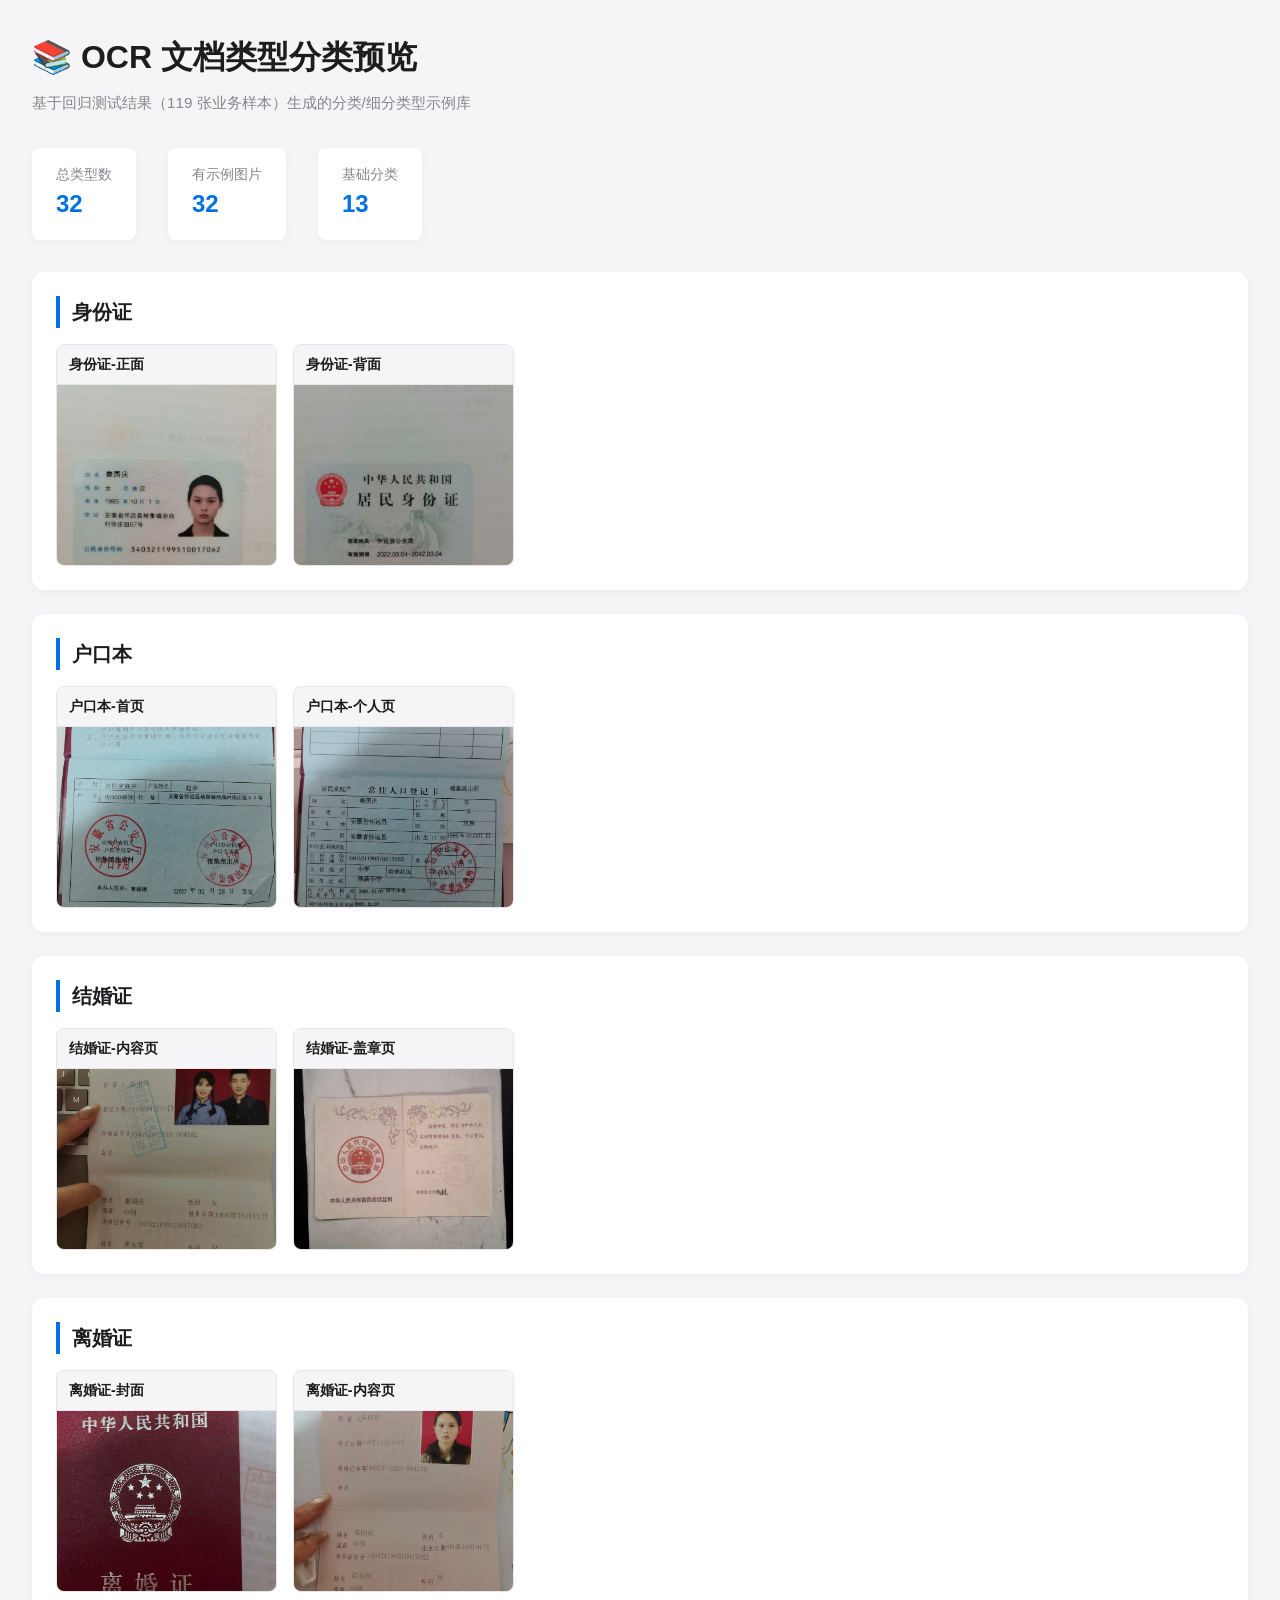
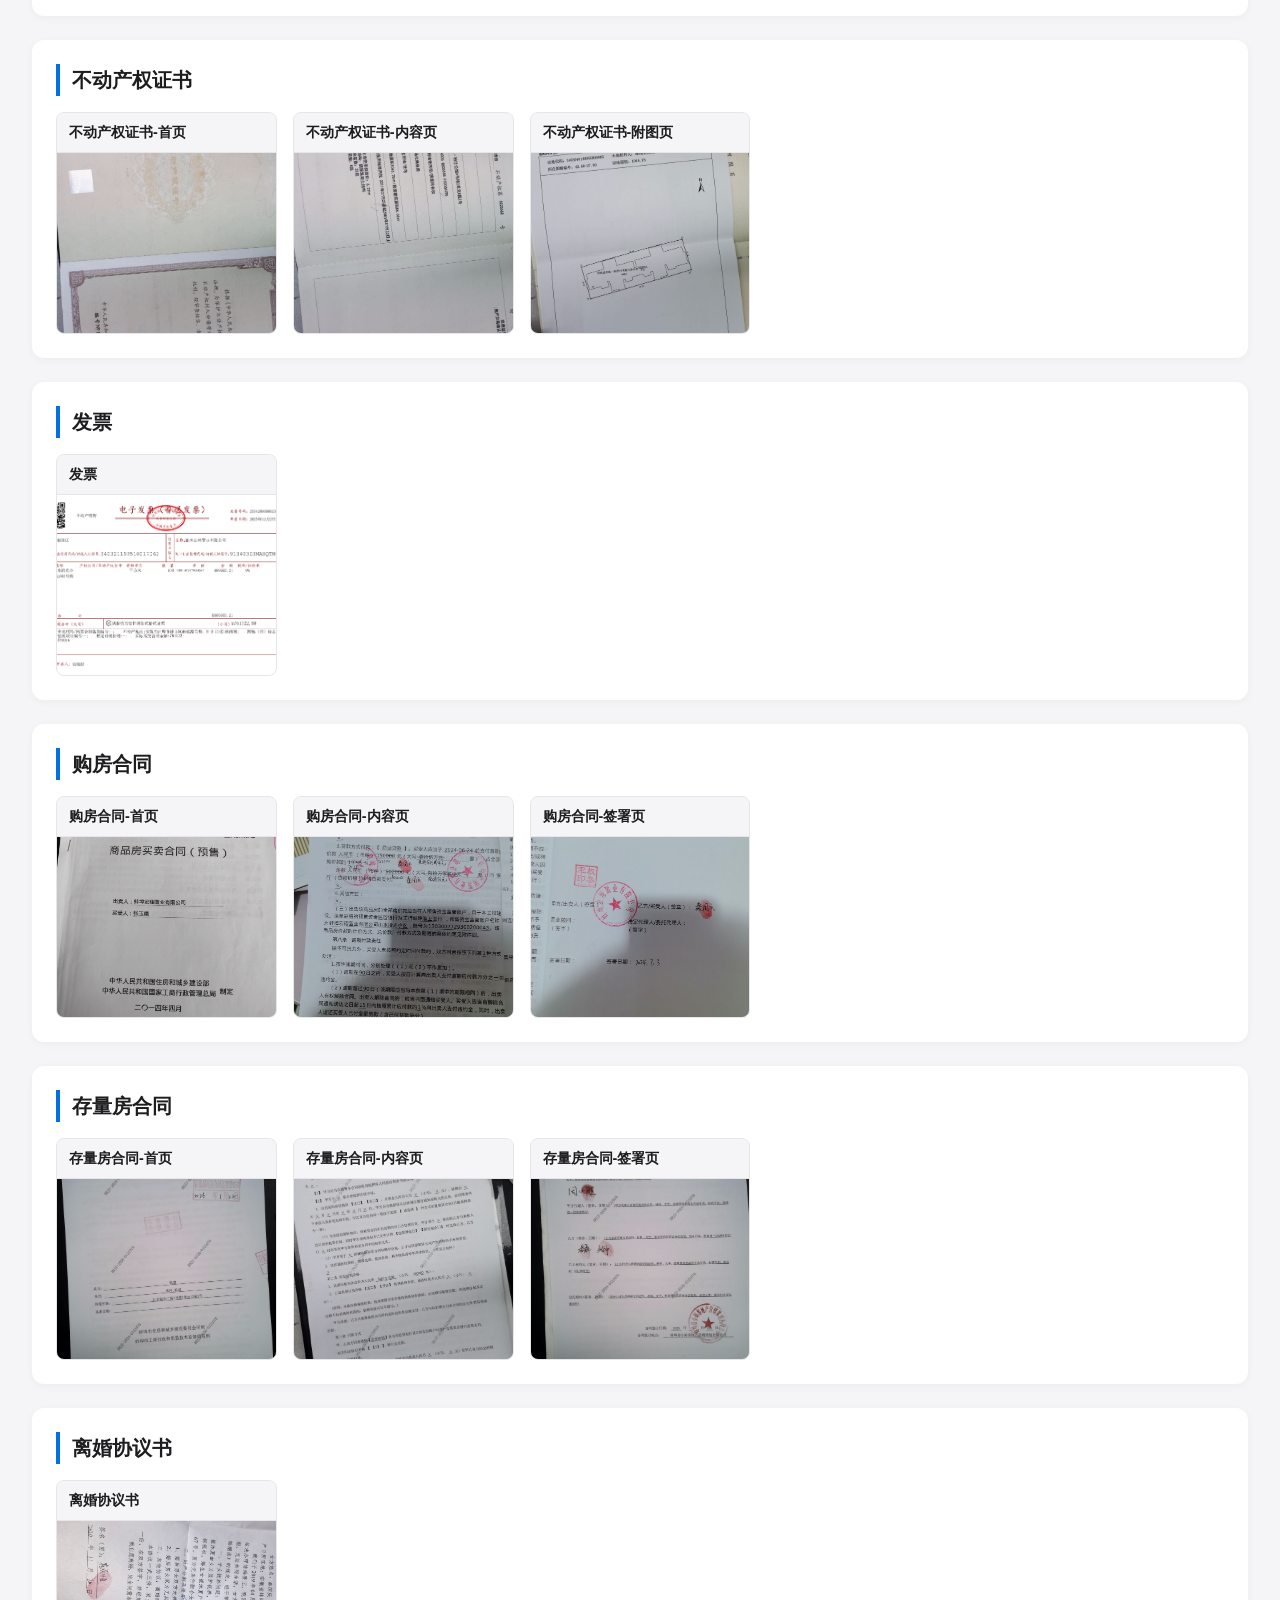
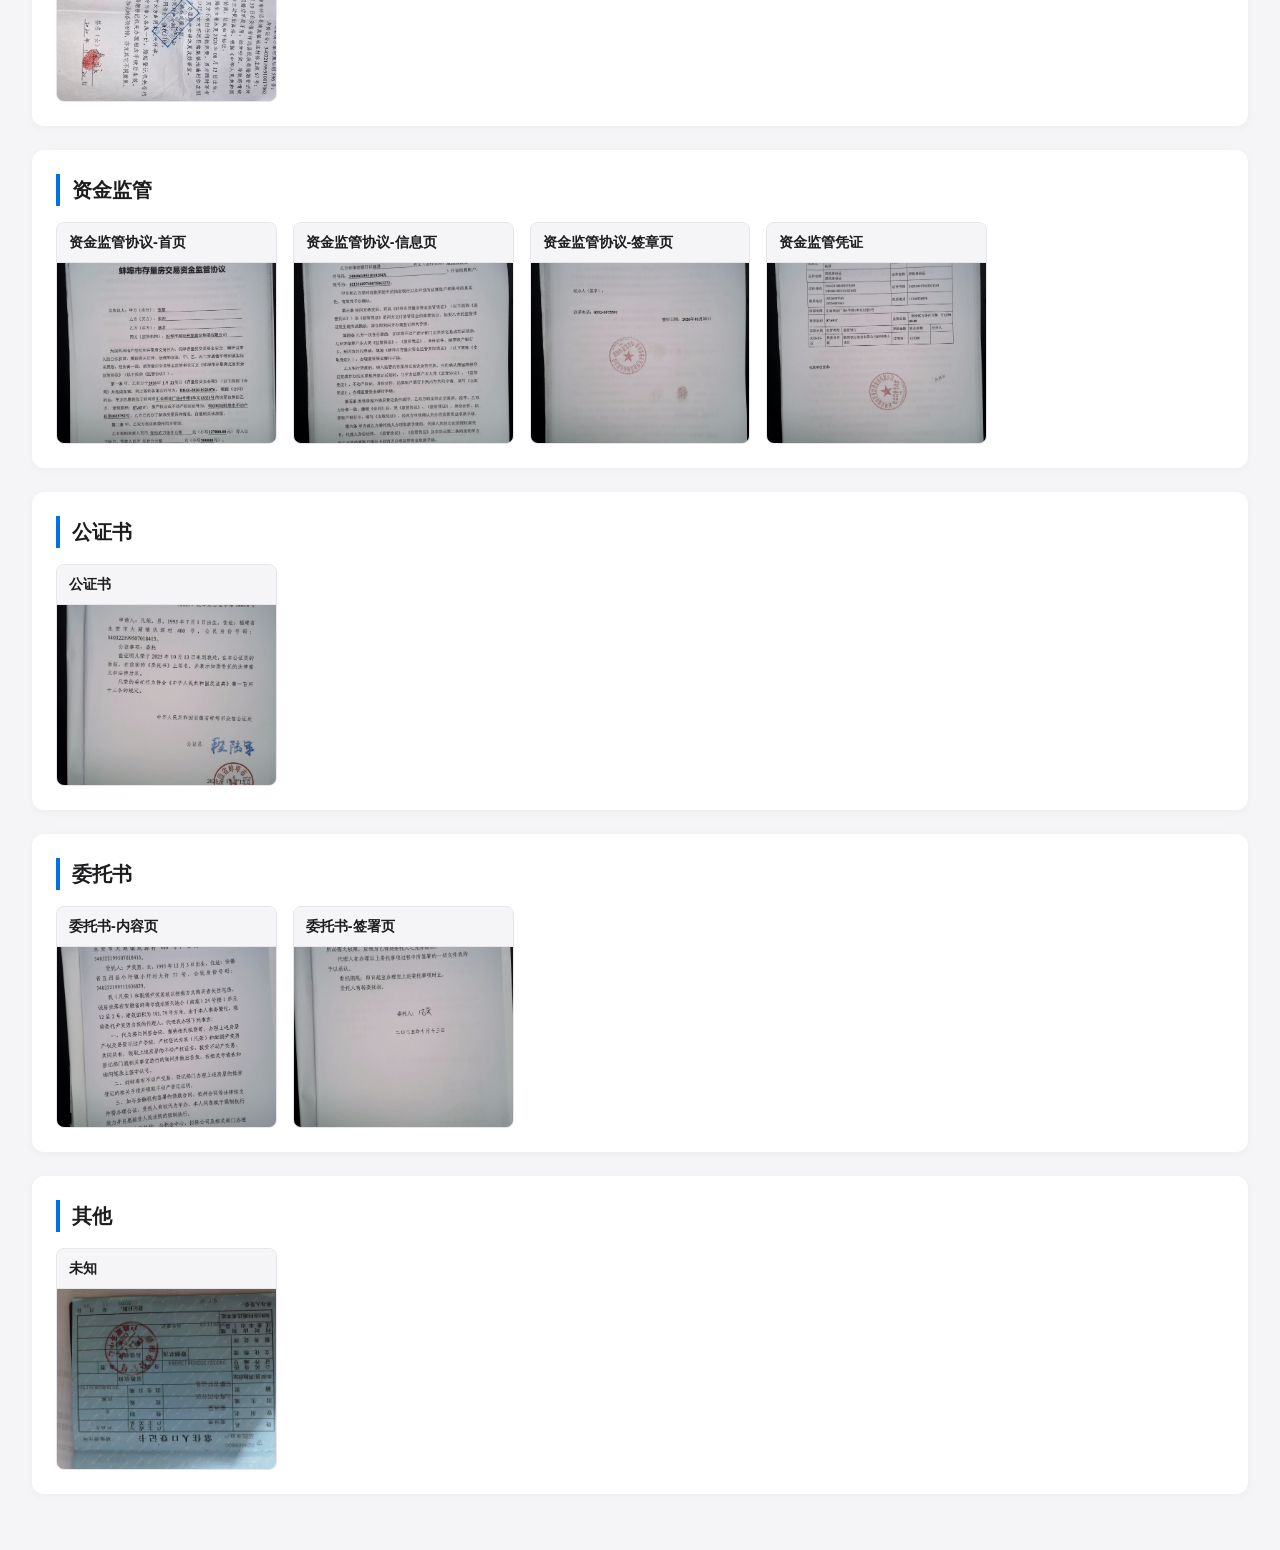
<file: docs/type_gallery.html>
<!DOCTYPE html>
<html lang="zh-CN">
<head>
<meta charset="UTF-8">
<meta name="viewport" content="width=device-width, initial-scale=1.0">
<title>OCR 文档类型分类预览</title>
<style>
  * { box-sizing: border-box; margin: 0; padding: 0; }
  body {
    font-family: -apple-system, BlinkMacSystemFont, "Segoe UI", "PingFang SC", "Microsoft YaHei", sans-serif;
    background: #f5f5f7;
    color: #1d1d1f;
    padding: 2rem;
    line-height: 1.6;
  }
  h1 {
    font-size: 2rem;
    margin-bottom: 0.5rem;
    color: #1d1d1f;
  }
  .subtitle {
    color: #86868b;
    margin-bottom: 2rem;
    font-size: 0.95rem;
  }
  .group {
    background: white;
    border-radius: 12px;
    padding: 1.5rem;
    margin-bottom: 1.5rem;
    box-shadow: 0 2px 8px rgba(0,0,0,0.04);
  }
  .group h2 {
    font-size: 1.25rem;
    margin-bottom: 1rem;
    color: #1d1d1f;
    border-left: 4px solid #0071e3;
    padding-left: 0.75rem;
  }
  .cards {
    display: grid;
    grid-template-columns: repeat(auto-fill, minmax(200px, 1fr));
    gap: 1rem;
  }
  .card {
    border: 1px solid #e5e5ea;
    border-radius: 8px;
    overflow: hidden;
    transition: transform 0.2s, box-shadow 0.2s;
    background: #fafafa;
  }
  .card:hover {
    transform: translateY(-2px);
    box-shadow: 0 4px 12px rgba(0,0,0,0.1);
  }
  .card.no-image {
    opacity: 0.5;
  }
  .type-name {
    padding: 0.5rem 0.75rem;
    font-weight: 600;
    font-size: 0.9rem;
    background: #f5f5f7;
    border-bottom: 1px solid #e5e5ea;
  }
  .card a {
    display: block;
    text-decoration: none;
    color: inherit;
  }
  .card img {
    width: 100%;
    height: 180px;
    object-fit: cover;
    display: block;
    background: #e5e5ea;
  }
  .fallback {
    height: 180px;
    display: flex;
    align-items: center;
    justify-content: center;
    background: #f5f5f7;
    color: #86868b;
    font-size: 0.9rem;
  }
  .no-sample {
    height: 180px;
    display: flex;
    align-items: center;
    justify-content: center;
    color: #86868b;
    font-size: 0.85rem;
  }
  .stats {
    display: flex;
    gap: 2rem;
    margin-bottom: 2rem;
    flex-wrap: wrap;
  }
  .stat {
    background: white;
    padding: 1rem 1.5rem;
    border-radius: 8px;
    box-shadow: 0 2px 8px rgba(0,0,0,0.04);
  }
  .stat-label {
    font-size: 0.85rem;
    color: #86868b;
  }
  .stat-value {
    font-size: 1.5rem;
    font-weight: 600;
    color: #0071e3;
  }
</style>
</head>
<body>
<h1>📚 OCR 文档类型分类预览</h1>
<p class="subtitle">基于回归测试结果（119 张业务样本）生成的分类/细分类型示例库</p>

<div class="stats">
  <div class="stat">
    <div class="stat-label">总类型数</div>
    <div class="stat-value">32</div>
  </div>
  <div class="stat">
    <div class="stat-label">有示例图片</div>
    <div class="stat-value">32</div>
  </div>
  <div class="stat">
    <div class="stat-label">基础分类</div>
    <div class="stat-value">13</div>
  </div>
</div>


    <section class="group">
      <h2>身份证</h2>
      <div class="cards">
        
        <div class="card">
          <div class="type-name">身份证-正面</div>
          <a href="images/身份证_正面.jpeg" target="_blank" rel="noopener">
            <img src="images/身份证_正面.jpeg" alt="身份证-正面" loading="lazy" onerror="this.style.display='none';this.nextElementSibling.style.display='block';">
            <div class="fallback" style="display:none;">📄 点击查看</div>
          </a>
        </div>
        <div class="card">
          <div class="type-name">身份证-背面</div>
          <a href="images/身份证_背面.jpeg" target="_blank" rel="noopener">
            <img src="images/身份证_背面.jpeg" alt="身份证-背面" loading="lazy" onerror="this.style.display='none';this.nextElementSibling.style.display='block';">
            <div class="fallback" style="display:none;">📄 点击查看</div>
          </a>
        </div>
      </div>
    </section>
    <section class="group">
      <h2>户口本</h2>
      <div class="cards">
        
        <div class="card">
          <div class="type-name">户口本-首页</div>
          <a href="images/户口本_首页.jpeg" target="_blank" rel="noopener">
            <img src="images/户口本_首页.jpeg" alt="户口本-首页" loading="lazy" onerror="this.style.display='none';this.nextElementSibling.style.display='block';">
            <div class="fallback" style="display:none;">📄 点击查看</div>
          </a>
        </div>
        <div class="card">
          <div class="type-name">户口本-个人页</div>
          <a href="images/户口本_个人页.jpeg" target="_blank" rel="noopener">
            <img src="images/户口本_个人页.jpeg" alt="户口本-个人页" loading="lazy" onerror="this.style.display='none';this.nextElementSibling.style.display='block';">
            <div class="fallback" style="display:none;">📄 点击查看</div>
          </a>
        </div>
      </div>
    </section>
    <section class="group">
      <h2>结婚证</h2>
      <div class="cards">
        
        <div class="card">
          <div class="type-name">结婚证-内容页</div>
          <a href="images/结婚证_内容页.jpeg" target="_blank" rel="noopener">
            <img src="images/结婚证_内容页.jpeg" alt="结婚证-内容页" loading="lazy" onerror="this.style.display='none';this.nextElementSibling.style.display='block';">
            <div class="fallback" style="display:none;">📄 点击查看</div>
          </a>
        </div>
        <div class="card">
          <div class="type-name">结婚证-盖章页</div>
          <a href="images/结婚证_盖章页.jpg" target="_blank" rel="noopener">
            <img src="images/结婚证_盖章页.jpg" alt="结婚证-盖章页" loading="lazy" onerror="this.style.display='none';this.nextElementSibling.style.display='block';">
            <div class="fallback" style="display:none;">📄 点击查看</div>
          </a>
        </div>
      </div>
    </section>
    <section class="group">
      <h2>离婚证</h2>
      <div class="cards">
        
        <div class="card">
          <div class="type-name">离婚证-封面</div>
          <a href="images/离婚证_封面.jpeg" target="_blank" rel="noopener">
            <img src="images/离婚证_封面.jpeg" alt="离婚证-封面" loading="lazy" onerror="this.style.display='none';this.nextElementSibling.style.display='block';">
            <div class="fallback" style="display:none;">📄 点击查看</div>
          </a>
        </div>
        <div class="card">
          <div class="type-name">离婚证-内容页</div>
          <a href="images/离婚证_内容页.jpeg" target="_blank" rel="noopener">
            <img src="images/离婚证_内容页.jpeg" alt="离婚证-内容页" loading="lazy" onerror="this.style.display='none';this.nextElementSibling.style.display='block';">
            <div class="fallback" style="display:none;">📄 点击查看</div>
          </a>
        </div>
      </div>
    </section>
    <section class="group">
      <h2>不动产权证书</h2>
      <div class="cards">
        
        <div class="card">
          <div class="type-name">不动产权证书-首页</div>
          <a href="images/不动产权证书_首页.jpg" target="_blank" rel="noopener">
            <img src="images/不动产权证书_首页.jpg" alt="不动产权证书-首页" loading="lazy" onerror="this.style.display='none';this.nextElementSibling.style.display='block';">
            <div class="fallback" style="display:none;">📄 点击查看</div>
          </a>
        </div>
        <div class="card">
          <div class="type-name">不动产权证书-内容页</div>
          <a href="images/不动产权证书_内容页.jpg" target="_blank" rel="noopener">
            <img src="images/不动产权证书_内容页.jpg" alt="不动产权证书-内容页" loading="lazy" onerror="this.style.display='none';this.nextElementSibling.style.display='block';">
            <div class="fallback" style="display:none;">📄 点击查看</div>
          </a>
        </div>
        <div class="card">
          <div class="type-name">不动产权证书-附图页</div>
          <a href="images/不动产权证书_附图页.jpg" target="_blank" rel="noopener">
            <img src="images/不动产权证书_附图页.jpg" alt="不动产权证书-附图页" loading="lazy" onerror="this.style.display='none';this.nextElementSibling.style.display='block';">
            <div class="fallback" style="display:none;">📄 点击查看</div>
          </a>
        </div>
      </div>
    </section>
    <section class="group">
      <h2>发票</h2>
      <div class="cards">
        
        <div class="card">
          <div class="type-name">发票</div>
          <a href="images/发票.jpeg" target="_blank" rel="noopener">
            <img src="images/发票.jpeg" alt="发票" loading="lazy" onerror="this.style.display='none';this.nextElementSibling.style.display='block';">
            <div class="fallback" style="display:none;">📄 点击查看</div>
          </a>
        </div>
      </div>
    </section>
    <section class="group">
      <h2>购房合同</h2>
      <div class="cards">
        
        <div class="card">
          <div class="type-name">购房合同-首页</div>
          <a href="images/purchase_contract_first_page.jpeg" target="_blank" rel="noopener">
            <img src="images/purchase_contract_first_page.jpeg" alt="购房合同-首页" loading="lazy" onerror="this.style.display='none';this.nextElementSibling.style.display='block';">
            <div class="fallback" style="display:none;">📄 点击查看</div>
          </a>
        </div>
        <div class="card">
          <div class="type-name">购房合同-内容页</div>
          <a href="images/购房合同_内容页.jpeg" target="_blank" rel="noopener">
            <img src="images/购房合同_内容页.jpeg" alt="购房合同-内容页" loading="lazy" onerror="this.style.display='none';this.nextElementSibling.style.display='block';">
            <div class="fallback" style="display:none;">📄 点击查看</div>
          </a>
        </div>
        <div class="card">
          <div class="type-name">购房合同-签署页</div>
          <a href="images/购房合同_签署页.jpeg" target="_blank" rel="noopener">
            <img src="images/购房合同_签署页.jpeg" alt="购房合同-签署页" loading="lazy" onerror="this.style.display='none';this.nextElementSibling.style.display='block';">
            <div class="fallback" style="display:none;">📄 点击查看</div>
          </a>
        </div>
      </div>
    </section>
    <section class="group">
      <h2>存量房合同</h2>
      <div class="cards">
        
        <div class="card">
          <div class="type-name">存量房合同-首页</div>
          <a href="images/存量房合同_首页.jpg" target="_blank" rel="noopener">
            <img src="images/存量房合同_首页.jpg" alt="存量房合同-首页" loading="lazy" onerror="this.style.display='none';this.nextElementSibling.style.display='block';">
            <div class="fallback" style="display:none;">📄 点击查看</div>
          </a>
        </div>
        <div class="card">
          <div class="type-name">存量房合同-内容页</div>
          <a href="images/存量房合同_内容页.jpg" target="_blank" rel="noopener">
            <img src="images/存量房合同_内容页.jpg" alt="存量房合同-内容页" loading="lazy" onerror="this.style.display='none';this.nextElementSibling.style.display='block';">
            <div class="fallback" style="display:none;">📄 点击查看</div>
          </a>
        </div>
        <div class="card">
          <div class="type-name">存量房合同-签署页</div>
          <a href="images/存量房合同_签署页.jpg" target="_blank" rel="noopener">
            <img src="images/存量房合同_签署页.jpg" alt="存量房合同-签署页" loading="lazy" onerror="this.style.display='none';this.nextElementSibling.style.display='block';">
            <div class="fallback" style="display:none;">📄 点击查看</div>
          </a>
        </div>
      </div>
    </section>
    <section class="group">
      <h2>离婚协议书</h2>
      <div class="cards">
        
        <div class="card">
          <div class="type-name">离婚协议书</div>
          <a href="images/离婚协议书.jpeg" target="_blank" rel="noopener">
            <img src="images/离婚协议书.jpeg" alt="离婚协议书" loading="lazy" onerror="this.style.display='none';this.nextElementSibling.style.display='block';">
            <div class="fallback" style="display:none;">📄 点击查看</div>
          </a>
        </div>
      </div>
    </section>
    <section class="group">
      <h2>资金监管</h2>
      <div class="cards">
        
        <div class="card">
          <div class="type-name">资金监管协议-首页</div>
          <a href="images/资金监管协议_首页.jpg" target="_blank" rel="noopener">
            <img src="images/资金监管协议_首页.jpg" alt="资金监管协议-首页" loading="lazy" onerror="this.style.display='none';this.nextElementSibling.style.display='block';">
            <div class="fallback" style="display:none;">📄 点击查看</div>
          </a>
        </div>
        <div class="card">
          <div class="type-name">资金监管协议-信息页</div>
          <a href="images/资金监管协议_信息页.jpg" target="_blank" rel="noopener">
            <img src="images/资金监管协议_信息页.jpg" alt="资金监管协议-信息页" loading="lazy" onerror="this.style.display='none';this.nextElementSibling.style.display='block';">
            <div class="fallback" style="display:none;">📄 点击查看</div>
          </a>
        </div>
        <div class="card">
          <div class="type-name">资金监管协议-签章页</div>
          <a href="images/资金监管协议_签章页.jpg" target="_blank" rel="noopener">
            <img src="images/资金监管协议_签章页.jpg" alt="资金监管协议-签章页" loading="lazy" onerror="this.style.display='none';this.nextElementSibling.style.display='block';">
            <div class="fallback" style="display:none;">📄 点击查看</div>
          </a>
        </div>
        <div class="card">
          <div class="type-name">资金监管凭证</div>
          <a href="images/资金监管凭证.jpg" target="_blank" rel="noopener">
            <img src="images/资金监管凭证.jpg" alt="资金监管凭证" loading="lazy" onerror="this.style.display='none';this.nextElementSibling.style.display='block';">
            <div class="fallback" style="display:none;">📄 点击查看</div>
          </a>
        </div>
      </div>
    </section>
    <section class="group">
      <h2>公证书</h2>
      <div class="cards">
        
        <div class="card">
          <div class="type-name">公证书</div>
          <a href="images/notary_certificate.jpg" target="_blank" rel="noopener">
            <img src="images/notary_certificate.jpg" alt="公证书" loading="lazy" onerror="this.style.display='none';this.nextElementSibling.style.display='block';">
            <div class="fallback" style="display:none;">📄 点击查看</div>
          </a>
        </div>
      </div>
    </section>
    <section class="group">
      <h2>委托书</h2>
      <div class="cards">
        
        <div class="card">
          <div class="type-name">委托书-内容页</div>
          <a href="images/power_of_attorney_content.jpg" target="_blank" rel="noopener">
            <img src="images/power_of_attorney_content.jpg" alt="委托书-内容页" loading="lazy" onerror="this.style.display='none';this.nextElementSibling.style.display='block';">
            <div class="fallback" style="display:none;">📄 点击查看</div>
          </a>
        </div>
        <div class="card">
          <div class="type-name">委托书-签署页</div>
          <a href="images/power_of_attorney_stamp.jpg" target="_blank" rel="noopener">
            <img src="images/power_of_attorney_stamp.jpg" alt="委托书-签署页" loading="lazy" onerror="this.style.display='none';this.nextElementSibling.style.display='block';">
            <div class="fallback" style="display:none;">📄 点击查看</div>
          </a>
        </div>
      </div>
    </section>
    <section class="group">
      <h2>其他</h2>
      <div class="cards">
        
        <div class="card">
          <div class="type-name">未知</div>
          <a href="images/未知.jpeg" target="_blank" rel="noopener">
            <img src="images/未知.jpeg" alt="未知" loading="lazy" onerror="this.style.display='none';this.nextElementSibling.style.display='block';">
            <div class="fallback" style="display:none;">📄 点击查看</div>
          </a>
        </div>
      </div>
    </section>

<script>
  // 点击图片在新标签页打开（默认行为，保留备用）
  document.querySelectorAll('.card img').forEach(img => {
    img.addEventListener('click', e => {
      e.preventDefault();
      window.open(img.closest('a').href, '_blank');
    });
  });
</script>
</body>
</html>
</file>
